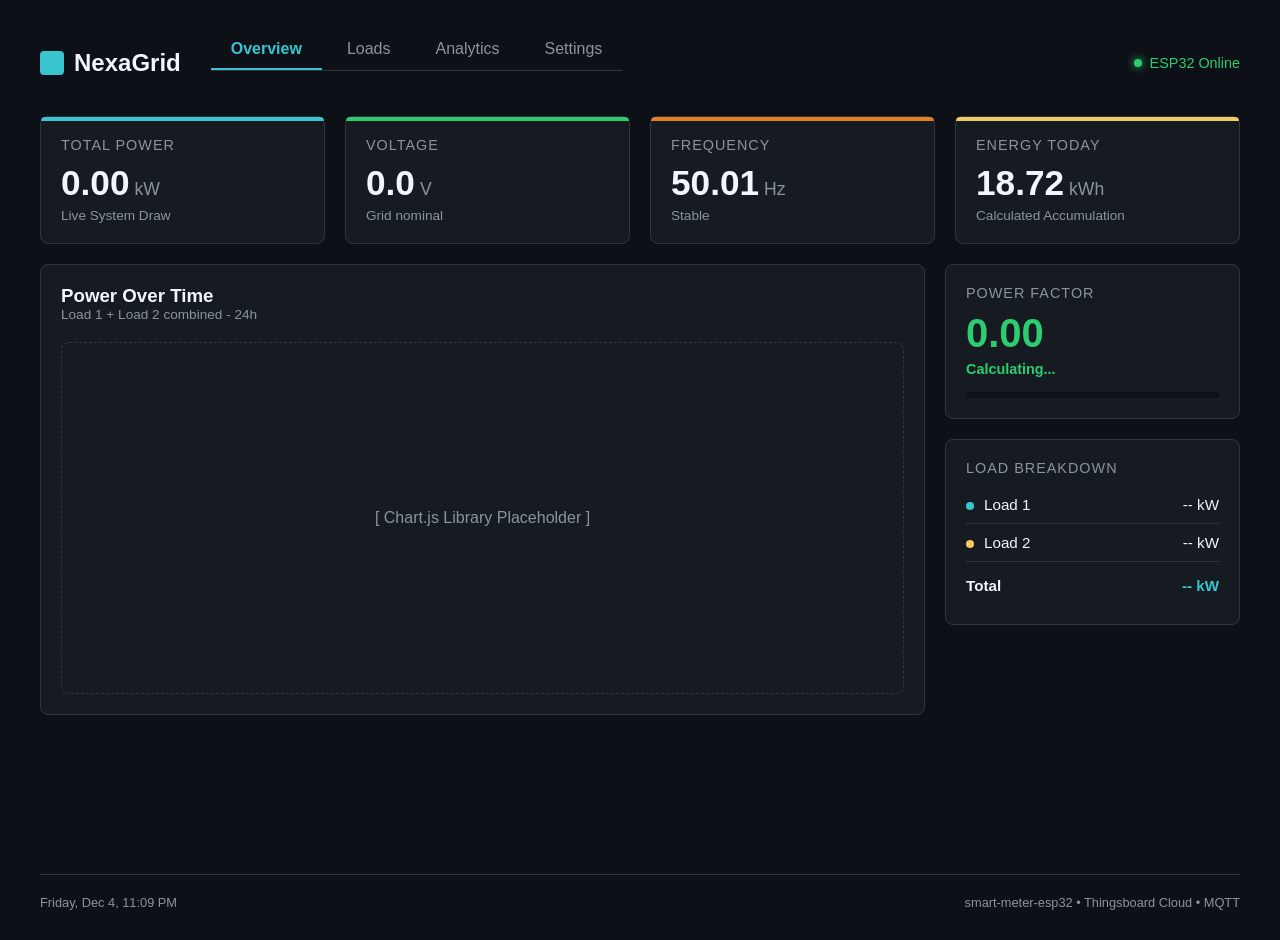
<file: WEB DASHBOARD/index.html>
<!DOCTYPE html>
<html lang="en">
<head>
    <meta charset="UTF-8">
    <meta name="viewport" content="width=device-width, initial-scale=1.0">
    <title>Nexa Grid Pro</title>
    <style>
        /* --- CSS: Global Theme --- */
        :root {
            --bg-color: #0d1117; 
            --card-bg: #161b22; 
            --text-main: #f0f6fc;
            --text-sub: #8b949e;
            --border-color: #30363d;
            --teal: #39c5cf;
            --gold: #f2cc60;
            --green: #2ecc71;
            --orange: #e67e22;
            --red: #e74c3c;
        }

        body {
            font-family: -apple-system, BlinkMacSystemFont, "Segoe UI", Roboto, Helvetica, Arial, sans-serif;
            background-color: var(--bg-color);
            color: var(--text-main);
            padding: 20px 40px;
            margin: 0;
            display: flex;
            flex-direction: column;
            min-height: 100vh;
        }

        h1, h2, h3 { margin: 0; font-weight: 600; }
        .sub-text { color: var(--text-sub); font-size: 0.85em; }
        .accent-bar { height: 4px; border-radius: 4px 4px 0 0; position: absolute; top: 0; left: 0; right: 0; }

        /* --- Header & Navigation --- */
        header {
            display: flex;
            justify-content: space-between;
            align-items: center;
            padding: 10px 0 20px;
        }
        .header-left { display: flex; align-items: center; gap: 30px; }
        .logo { font-size: 1.5em; font-weight: 700; color: var(--text-main); display: flex; align-items: center; gap: 10px;}
        .logo-icon { width: 24px; height: 24px; background-color: var(--teal); border-radius: 4px; }
        
        .connection-status { font-size: 0.9em; display: flex; align-items: center; color: var(--green); }
        .status-indicator { height: 8px; width: 8px; border-radius: 50%; background-color: var(--green); margin-right: 8px; box-shadow: 0 0 8px var(--green); }

        nav {
            display: flex;
            gap: 5px;
            border-bottom: 1px solid var(--border-color);
            margin-bottom: 25px;
        }
        .tab-btn {
            background: none;
            border: none;
            color: var(--text-sub);
            font-size: 1em;
            cursor: pointer;
            padding: 10px 20px;
            border-bottom: 2px solid transparent;
            transition: all 0.2s;
        }
        .tab-btn:hover { color: var(--text-main); }
        .tab-btn.active { color: var(--teal); border-bottom: 2px solid var(--teal); font-weight: 600; }

        /* --- Tab Control --- */
        .tab-content { display: none; animation: fadeIn 0.3s; }
        .tab-content.active { display: block; }
        @keyframes fadeIn { from { opacity: 0; transform: translateY(5px); } to { opacity: 1; transform: translateY(0); } }

        /* --- Shared Card Styles --- */
        .card {
            background-color: var(--card-bg);
            border-radius: 8px;
            padding: 20px;
            border: 1px solid var(--border-color);
            position: relative;
        }

        /* --- TAB 1: OVERVIEW STYLES --- */
        .summary-grid { display: grid; grid-template-columns: repeat(4, 1fr); gap: 20px; margin-bottom: 20px; }
        .metric-label { font-size: 0.9em; color: var(--text-sub); margin-bottom: 10px; text-transform: uppercase; letter-spacing: 1px;}
        .metric-value-container { display: flex; align-items: baseline; margin-bottom: 5px; }
        .metric-value { font-size: 2.2em; font-weight: 700; margin-right: 5px; }
        .metric-unit { color: var(--text-sub); font-size: 1.1em; }
        
        .main-container { display: grid; grid-template-columns: 3fr 1fr; gap: 20px; }
        .graph-placeholder { height: 350px; display: flex; justify-content: center; align-items: center; border: 1px dashed var(--border-color); border-radius: 8px; margin-top: 20px; color: var(--text-sub); }
        
        /* Sidebar Elements */
        .sidebar { display: flex; flex-direction: column; gap: 20px; }
        .pf-value { font-size: 2.5em; font-weight: 700; color: var(--green); margin-bottom: 5px; }
        .pf-status { font-weight: 600; color: var(--green); font-size: 0.9em; }
        .pf-gauge { height: 6px; width: 100%; background-color: var(--bg-color); border-radius: 3px; overflow: hidden; margin-top: 15px; }
        .pf-gauge-fill { height: 100%; width: 97%; background-color: var(--green); transition: width 0.5s ease; }

        .load-table { width: 100%; font-size: 0.95em; border-collapse: collapse; margin-top: 10px; }
        .load-row { display: flex; justify-content: space-between; padding: 10px 0; border-bottom: 1px solid var(--border-color); }
        .load-row:last-child { border-bottom: none; font-weight: 600; margin-top: 5px; }
        .load-indicator { height: 8px; width: 8px; border-radius: 50%; display: inline-block; margin-right: 10px; }

        /* --- TAB 2: LOADS STYLES --- */
        .loads-grid { display: grid; grid-template-columns: 1fr 1fr; gap: 20px; }
        .relay-header { display: flex; justify-content: space-between; align-items: center; margin-bottom: 20px;}
        .relay-status { padding: 4px 10px; border-radius: 12px; font-size: 0.8em; font-weight: bold; background: rgba(46, 204, 113, 0.2); color: var(--green); border: 1px solid var(--green); }
        .relay-status.offline { background: rgba(231, 76, 60, 0.2); color: var(--red); border: 1px solid var(--red); }
        .relay-data { display: grid; grid-template-columns: 1fr 1fr 1fr; gap: 10px; margin-bottom: 25px; padding-bottom: 20px; border-bottom: 1px solid var(--border-color); }
        .r-data-box p { margin: 0; color: var(--text-sub); font-size: 0.85em; }
        .r-data-box h4 { margin: 5px 0 0; font-size: 1.2em; }
        
        .toggle-btn { width: 100%; background-color: transparent; border: 1px solid var(--green); color: var(--green); padding: 12px; border-radius: 6px; font-weight: bold; cursor: pointer; transition: 0.2s; font-size: 1em; display: flex; justify-content: center; align-items: center; gap: 10px;}
        .toggle-btn:hover { background-color: rgba(46, 204, 113, 0.1); }
        .toggle-btn.off { border-color: var(--text-sub); color: var(--text-sub); }
        .toggle-btn.off:hover { background-color: rgba(139, 148, 158, 0.1); }
        .btn-indicator { height: 10px; width: 10px; border-radius: 50%; background-color: var(--green); }
        .toggle-btn.off .btn-indicator { background-color: var(--text-sub); }

        /* --- Footer --- */
        footer { margin-top: auto; display: flex; justify-content: space-between; padding: 20px 0 10px; border-top: 1px solid var(--border-color); color: var(--text-sub); font-size: 0.8em; }
    </style>
</head>
<body>

    <header>
        <div class="header-left">
            <div class="logo"><div class="logo-icon"></div> NexaGrid</div>
            <nav>
                <button class="tab-btn active" onclick="switchTab('tab-overview')">Overview</button>
                <button class="tab-btn" onclick="switchTab('tab-loads')">Loads</button>
                <button class="tab-btn" onclick="switchTab('tab-analytics')">Analytics</button>
                <button class="tab-btn" onclick="switchTab('tab-settings')">Settings</button>
            </nav>
        </div>
        <div class="connection-status">
            <div class="status-indicator"></div> ESP32 Online
        </div>
    </header>

    <div id="tab-overview" class="tab-content active">
        <div class="summary-grid">
            <div class="card">
                <div class="accent-bar" style="background-color: var(--teal);"></div>
                <div class="metric-label">Total Power</div>
                <div class="metric-value-container"><div class="metric-value" id="totalPower">0.00</div><div class="metric-unit">kW</div></div>
                <div class="sub-text">Live System Draw</div>
            </div>
            <div class="card">
                <div class="accent-bar" style="background-color: var(--green);"></div>
                <div class="metric-label">Voltage</div>
                <div class="metric-value-container"><div class="metric-value" id="voltage_full">0.0</div><div class="metric-unit">V</div></div>
                <div class="sub-text">Grid nominal</div>
            </div>
            <div class="card">
                <div class="accent-bar" style="background-color: var(--orange);"></div>
                <div class="metric-label">Frequency</div>
                <div class="metric-value-container"><div class="metric-value" id="frequency">50.01</div><div class="metric-unit">Hz</div></div>
                <div class="sub-text">Stable</div>
            </div>
            <div class="card">
                <div class="accent-bar" style="background-color: var(--gold);"></div>
                <div class="metric-label">Energy Today</div>
                <div class="metric-value-container"><div class="metric-value" id="energyToday">18.72</div><div class="metric-unit">kWh</div></div>
                <div class="sub-text">Calculated Accumulation</div>
            </div>
        </div>

        <div class="main-container">
            <div class="card">
                <h3>Power Over Time</h3>
                <div class="sub-text">Load 1 + Load 2 combined - 24h</div>
                <div class="graph-placeholder">[ Chart.js Library Placeholder ]</div>
            </div>
            <div class="sidebar">
                <div class="card">
                    <div class="metric-label">Power Factor</div>
                    <div class="pf-value">0.00</div>
                    <div class="pf-status">Calculating...</div>
                    <div class="pf-gauge"><div class="pf-gauge-fill" style="width: 0%;"></div></div>
                </div>
                <div class="card">
                    <div class="metric-label">Load Breakdown</div>
                    <div class="load-table">
                        <div class="load-row"><span><div class="load-indicator" style="background-color: var(--teal);"></div>Load 1</span><span id="load1-split">-- kW</span></div>
                        <div class="load-row"><span><div class="load-indicator" style="background-color: var(--gold);"></div>Load 2</span><span id="load2-split">-- kW</span></div>
                        <div class="load-row"><span>Total</span><span style="color: var(--teal);" id="load-total-split">-- kW</span></div>
                    </div>
                </div>
            </div>
        </div>
    </div>

    <div id="tab-loads" class="tab-content">
        <div class="loads-grid">
            <div class="card" id="card-load1">
                <div class="accent-bar" style="background-color: var(--teal);"></div>
                <div class="relay-header">
                    <div>
                        <h2>Load 1</h2>
                        <div class="sub-text">Circuit 1 • 220V AC</div>
                    </div>
                    <div class="relay-status" id="status-load1">● ONLINE</div>
                </div>
                <div class="relay-data">
                    <div class="r-data-box"><p>Voltage</p><h4 id="r1-volts">229.8 V</h4></div>
                    <div class="r-data-box"><p>Current</p><h4 id="r1-amps">8.2 A</h4></div>
                    <div class="r-data-box"><p>Power</p><h4 id="r1-power">1.88 kW</h4></div>
                </div>
                <button class="toggle-btn" id="btn-load1" onclick="sendRpcCommand(1)">
                    <div class="btn-indicator"></div> <span id="btn-text-1">Turn OFF</span>
                </button>
            </div>

            <div class="card" id="card-load2">
                <div class="accent-bar" style="background-color: var(--gold);"></div>
                <div class="relay-header">
                    <div>
                        <h2>Load 2</h2>
                        <div class="sub-text">Circuit 2 • 220V AC</div>
                    </div>
                    <div class="relay-status offline" id="status-load2">○ OFFLINE</div>
                </div>
                <div class="relay-data">
                    <div class="r-data-box"><p>Voltage</p><h4 id="r2-volts">229.8 V</h4></div>
                    <div class="r-data-box"><p>Current</p><h4 id="r2-amps">0.0 A</h4></div>
                    <div class="r-data-box"><p>Power</p><h4 id="r2-power">0.00 kW</h4></div>
                </div>
                <button class="toggle-btn off" id="btn-load2" onclick="sendRpcCommand(2)">
                    <div class="btn-indicator"></div> <span id="btn-text-2">Turn ON</span>
                </button>
            </div>
        </div>
    </div>

    <div id="tab-analytics" class="tab-content">
        <div class="card">
            <h2>System Analytics</h2>
            <div class="sub-text">Historical data and consumption reports will be generated here.</div>
            <div class="graph-placeholder" style="height: 500px; margin-top: 20px;">[ Analytics Dashboards Placeholder ]</div>
        </div>
    </div>

    <div id="tab-settings" class="tab-content">
        <div class="card">
            <h2>Device Configuration</h2>
            <div class="sub-text">Manage NexaGrid parameters and notification thresholds.</div>
            <p style="margin-top: 20px; color: var(--text-sub);">Settings module requires backend database integration for persistence.</p>
        </div>
    </div>

    <footer>
        <div id="footer-time"></div>
        <div>smart-meter-esp32 • Thingsboard Cloud • MQTT</div>
    </footer>

    <script>
        // --- 1. CONFIGURATION ---
        const TB_URL = 'https://thingsboard.cloud'; // Change to your specific server URL
        const DEVICE_TOKEN = 'eJ0JRURi0jCUGgrrGcxL'; // Used for pulling Telemetry
        
        // SECURITY NOTE: Sending commands requires these two backend keys
        const DEVICE_ID = 'YOUR_INTERNAL_THINGSBOARD_DEVICE_ID'; 
        const JWT_TOKEN = 'YOUR_USER_JWT_TOKEN_FOR_RPC'; 

        const telemetryApiUrl = `${TB_URL}/api/v1/${DEVICE_TOKEN}/telemetry`;
        const rpcApiUrl = `${TB_URL}/api/plugins/rpc/twoway/${DEVICE_ID}`;

        // --- 2. UI LOGIC: TAB SWITCHING ---
        function switchTab(tabId) {
            document.querySelectorAll('.tab-content').forEach(tab => tab.classList.remove('active'));
            document.querySelectorAll('.tab-btn').forEach(btn => btn.classList.remove('active'));
            document.getElementById(tabId).classList.add('active');
            event.target.classList.add('active');
        }

        // --- 3. HARDWARE LOGIC: FETCH TELEMETRY ---
        async function fetchRealData() {
            try {
                const response = await fetch(telemetryApiUrl, { method: 'GET', headers: {'Accept': 'application/json'} });
                if (!response.ok) return; // Silent fail if connection drops briefly
                const data = await response.json();

                let v = 0, i = 0, p = 0;

                // Update Overview Metrics
                if (data.voltage) {
                    v = parseFloat(data.voltage[0].value);
                    document.getElementById('voltage_full').innerText = v.toFixed(1);
                    document.getElementById('r1-volts').innerText = v.toFixed(1) + ' V'; // Update loads tab
                    document.getElementById('r2-volts').innerText = v.toFixed(1) + ' V';
                }
                if (data.current) {
                    i = parseFloat(data.current[0].value);
                }
                if (data.power) {
                    p = parseFloat(data.power[0].value); 
                    const power_kw = (p / 1000).toFixed(2);
                    document.getElementById('totalPower').innerText = power_kw;
                    document.getElementById('load-total-split').innerText = power_kw + ' kW';
                    
                    // Simple split simulation for the Loads tab (Assuming Load 1 takes 80% if both are on)
                    if(load1State && !load2State) {
                        document.getElementById('load1-split').innerText = power_kw + ' kW';
                        document.getElementById('r1-power').innerText = power_kw + ' kW';
                        document.getElementById('load2-split').innerText = '0.00 kW';
                    }
                }

                // Dynamic Power Factor Math
                if (v > 0 && i > 0 && p >= 0) {
                    const apparentPower = v * i;
                    let pf = p / apparentPower;
                    if (pf > 1) pf = 1; if (pf < 0) pf = 0;

                    document.querySelector('.pf-value').innerText = pf.toFixed(2);
                    document.querySelector('.pf-gauge-fill').style.width = `${pf * 100}%`;

                    let statusText = "Poor"; let statusColor = "var(--red)"; 
                    if (pf >= 0.95) { statusText = "Excellent"; statusColor = "var(--green)"; } 
                    else if (pf >= 0.85) { statusText = "Good"; statusColor = "var(--gold)"; }

                    document.querySelector('.pf-status').innerText = statusText;
                    document.querySelector('.pf-status').style.color = statusColor;
                    document.querySelector('.pf-gauge-fill').style.backgroundColor = statusColor;
                    document.querySelector('.pf-value').style.color = statusColor;
                }

            } catch (error) {
                console.error("Telemetry fetch failed:", error);
            }
        }

        // --- 4. HARDWARE LOGIC: SEND RPC COMMAND (RELAY TOGGLE) ---
        let load1State = true;  // Assuming default is ON
        let load2State = false; // Assuming default is OFF

        async function sendRpcCommand(loadNumber) {
            let newState;
            let btn = document.getElementById('btn-load' + loadNumber);
            let statusBadge = document.getElementById('status-load' + loadNumber);
            let btnText = document.getElementById('btn-text-' + loadNumber);

            // Determine intended state
            if (loadNumber === 1) { load1State = !load1State; newState = load1State; } 
            else { load2State = !load2State; newState = load2State; }

            // Optimistic UI update (makes the button feel instantly responsive)
            if (newState) {
                btn.classList.remove('off');
                btnText.innerText = "Turn OFF";
                statusBadge.classList.remove('offline');
                statusBadge.innerText = "● ONLINE";
            } else {
                btn.classList.add('off');
                btnText.innerText = "Turn ON";
                statusBadge.classList.add('offline');
                statusBadge.innerText = "○ OFFLINE";
            }

            // Send Command to your new Vercel API
            try {
                const response = await fetch('/api/relay', {
                    method: 'POST',
                    headers: {
                        'Content-Type': 'application/json'
                    },
                    body: JSON.stringify({
                        loadNumber: loadNumber,
                        state: newState
                    })
                });

                if (!response.ok) {
                    console.error("Vercel API returned an error.");
                    // Optional: Revert the button visuals here if the command fails
                } else {
                    console.log(`Success: Command sent via Vercel to Load ${loadNumber}`);
                }
            } catch (error) {
                console.error("Network failed to reach Vercel API:", error);
            }
        }

        // --- 5. INITIALIZATION ---
        function updateFooter() {
            const now = new Date();
            document.getElementById('footer-time').innerText = now.toLocaleString('en-US', { weekday: 'long', month: 'short', day: 'numeric', hour: '2-digit', minute: '2-digit' });
        }

        fetchRealData();
        updateFooter();
        setInterval(fetchRealData, 2000); // Pull telemetry every 2 seconds
        setInterval(updateFooter, 60000); // Update clock every minute
    </script>
</body>
</html>
</file>
